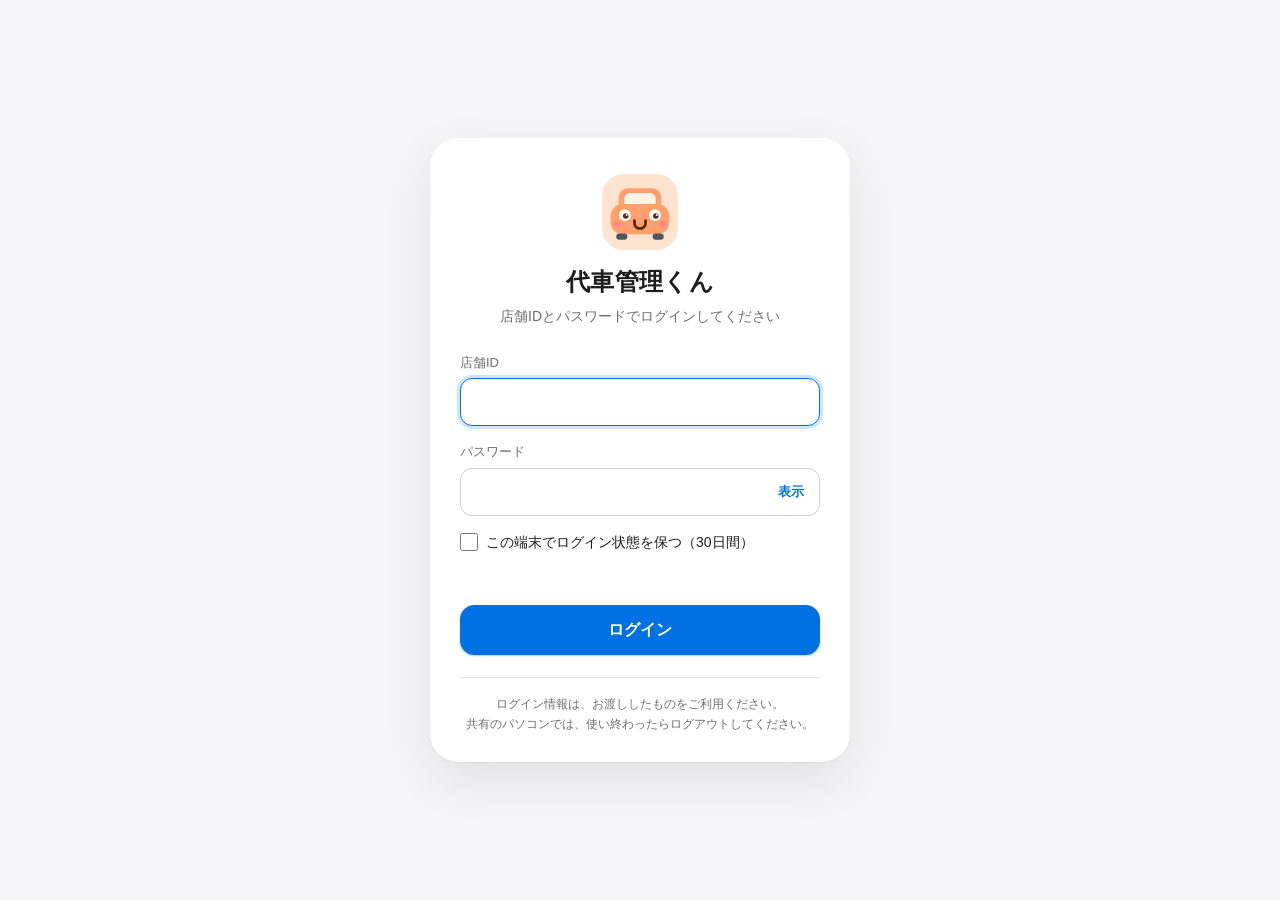
<file: login.html>
<!doctype html>
<html lang="ja">
<head>
<meta charset="utf-8">
<meta name="viewport" content="width=device-width, initial-scale=1, viewport-fit=cover">
<title>ログイン｜代車管理くん</title>
<meta name="robots" content="noindex">
<link rel="icon" href="logo.svg" type="image/svg+xml">
<link rel="apple-touch-icon" href="apple-touch-icon.png">
<link rel="stylesheet" href="style.css">
<style>
  .login-wrap{min-height:100vh;min-height:100dvh;display:grid;place-items:center;
    padding:max(24px,env(safe-area-inset-top,0px)) max(20px,env(safe-area-inset-right,0px)) max(24px,env(safe-area-inset-bottom,0px)) max(20px,env(safe-area-inset-left,0px))}
  .login-card{width:min(420px,100%);background:#fff;border-radius:28px;padding:36px 30px 28px;box-shadow:0 1px 2px rgba(0,0,0,.05),0 18px 50px rgba(0,0,0,.08)}
  .login-head{text-align:center;margin-bottom:26px}
  .login-head img{width:76px;height:76px;border-radius:21px;display:block;margin:0 auto 14px}
  .login-head h1{margin:0;font-size:24px;letter-spacing:.02em}
  .login-head p{margin:6px 0 0;color:var(--sub);font-size:14px;text-wrap:balance}
  .login-note{text-wrap:balance}
  .field{display:flex;flex-direction:column;gap:6px;margin-bottom:16px;font-size:13px;color:var(--sub)}
  .field input{min-height:48px;font-size:16px;border-radius:12px}
  .pw{position:relative}
  .pw input{padding-right:64px}
  .pw button{position:absolute;right:6px;top:6px;height:36px;border:0;background:transparent;color:var(--accent);font-weight:600;font-size:13px;border-radius:8px;cursor:pointer;padding:0 10px}
  .pw button:hover{background:#eef5ff}
  .keep{display:flex;flex-direction:row;align-items:center;gap:8px;color:var(--text);font-size:14px;margin:2px 0 18px;cursor:pointer}
  .keep input{width:18px;height:18px;min-height:0;margin:0}
  .login-btn{width:100%;min-height:50px;font-size:16px;border-radius:14px}
  .login-err{min-height:22px;margin:0 0 12px;color:#c4241a;font-size:13px;line-height:1.5}
  .login-note{margin:22px 0 0;padding-top:16px;border-top:1px solid var(--line);color:var(--sub);font-size:12px;line-height:1.7;text-align:center}
  .login-card.shake{animation:shake .35s}
  @keyframes shake{20%{transform:translateX(-6px)}40%{transform:translateX(6px)}60%{transform:translateX(-4px)}80%{transform:translateX(3px)}}
  @media (prefers-reduced-motion:reduce){.login-card.shake{animation:none}}
</style>
<script src="accounts.js"></script>
<script src="auth.js"></script>
<script>
  // すでにログイン済みなら、そのままアプリへ
  if (window.Auth && Auth.read()) {
    var nx = new URLSearchParams(location.search).get('next') || '';
    location.replace('index.html' + (/^#[a-z]{1,12}$/.test(nx) ? nx : ''));
  }
</script>
</head>
<body>
<main class="login-wrap">
  <form class="login-card" id="loginForm" autocomplete="on" novalidate>
    <div class="login-head">
      <img src="logo.svg" alt="" width="76" height="76">
      <h1>代車管理くん</h1>
      <p>店舗IDとパスワードでログインしてください</p>
    </div>
    <label class="field">店舗ID
      <input id="shop" name="username" type="text" inputmode="text" autocomplete="username" autocapitalize="none" autocorrect="off" spellcheck="false" required autofocus>
    </label>
    <label class="field">パスワード
      <span class="pw">
        <input id="pass" name="password" type="password" autocomplete="current-password" required>
        <button type="button" id="togglePw" aria-label="パスワードを表示" aria-pressed="false">表示</button>
      </span>
    </label>
    <label class="keep"><input type="checkbox" id="keep"> この端末でログイン状態を保つ（30日間）</label>
    <p class="login-err" id="err" role="alert" aria-live="assertive"></p>
    <button class="btn primary login-btn" id="submit" type="submit">ログイン</button>
    <p class="login-note">ログイン情報は、お渡ししたものをご利用ください。<br>共有のパソコンでは、使い終わったらログアウトしてください。</p>
  </form>
</main>
<script>
  (function () {
    var $ = function (id) { return document.getElementById(id); };
    var form = $('loginForm'), err = $('err'), btn = $('submit');
    var MSG = {
      bad: '店舗IDまたはパスワードが違います。',
      locked: '続けて間違えたため、少し待ってからもう一度お試しください。',
      unsupported: 'この環境ではログインを利用できません。ブラウザを更新するか、別のブラウザでお試しください。',
      empty: '店舗IDとパスワードを入力してください。'
    };
    $('togglePw').addEventListener('click', function () {
      var show = $('pass').type === 'password';
      $('pass').type = show ? 'text' : 'password';
      this.textContent = show ? '隠す' : '表示';
      this.setAttribute('aria-pressed', show ? 'true' : 'false');
      this.setAttribute('aria-label', show ? 'パスワードを隠す' : 'パスワードを表示');
    });
    function fail(key) {
      err.textContent = MSG[key];
      form.classList.remove('shake'); void form.offsetWidth; form.classList.add('shake');
      $('pass').focus(); $('pass').select();
    }
    form.addEventListener('submit', function (e) {
      e.preventDefault();
      err.textContent = '';
      if (!$('shop').value.trim() || !$('pass').value) { fail('empty'); return; }
      btn.disabled = true; btn.textContent = '確認しています…';
      Auth.login($('shop').value, $('pass').value, $('keep').checked).then(function (r) {
        if (r === 'ok') {
          var next = new URLSearchParams(location.search).get('next') || '';
          location.replace('index.html' + (/^#[a-z]{1,12}$/.test(next) ? next : ''));
        } else { btn.disabled = false; btn.textContent = 'ログイン'; fail(r); }
      });
    });
    if (Auth.lockedMs() > 0) err.textContent = MSG.locked;
  })();
</script>
</body>
</html>
</file>
<file: style.css>
:root{
  --bg:#f5f5f7; --card:#fff; --text:#1d1d1f; --sub:#6e6e73; --line:#e5e5ea; --accent:#0071e3; --hover:#f2f2f5;
  --rent:#cfe8ff; --rent-t:#0b4f8f;
  --resv:#d9f2dd; --resv-t:#1d6b2f;
  --late:#ffd4d1; --late-t:#a1180f;
  --done:#ececf0; --done-t:#6e6e73;
  --tbd:#ffe9c2; --tbd-t:#8a5200;
  --corp:#e6dcfa; --corp-t:#52309a;
  --ng:#c9c9cf; --ng-t:#3a3a3c;
  --radius:20px; --vw:210px; --gutter:24px;
  --safe-b:env(safe-area-inset-bottom,0px);
}
*{box-sizing:border-box;-webkit-tap-highlight-color:transparent}
[hidden]{display:none!important}
html{color-scheme:light}
body{margin:0;background:var(--bg);color:var(--text);
  font-family:-apple-system,BlinkMacSystemFont,"Hiragino Sans","Hiragino Kaku Gothic ProN","Noto Sans JP",sans-serif;font-size:14px;line-height:1.5}
:focus-visible{outline:2px solid var(--accent);outline-offset:2px}
button{font:inherit}

/* ---- ヘッダー / ナビ ---- */
.topbar{position:sticky;top:0;z-index:20;display:flex;align-items:center;gap:16px;
  padding:10px max(var(--gutter),env(safe-area-inset-left,0px)) 10px max(var(--gutter),env(safe-area-inset-right,0px));
  background:rgba(255,255,255,.8);backdrop-filter:saturate(180%) blur(20px);-webkit-backdrop-filter:saturate(180%) blur(20px);
  border-bottom:1px solid var(--line)}
.brand{display:flex;align-items:center;gap:10px;font-weight:700;font-size:17px;white-space:nowrap;line-height:1.25}
.brand .logo{width:36px;height:36px;flex:none;display:block}
.brand small{display:block;font-weight:400;font-size:11px;color:var(--sub);line-height:1.2}
.seg{display:flex;background:#e9e9ee;border-radius:10px;padding:2px;gap:2px;margin:0 auto}
.seg button{border:0;background:transparent;padding:6px 14px;border-radius:8px;cursor:pointer;color:var(--text);white-space:nowrap}
.seg button.on{background:#fff;box-shadow:0 1px 3px rgba(0,0,0,.15);font-weight:600}
.seg .s{display:none}
main{padding:24px var(--gutter);max-width:1500px;margin:0 auto}
h2{margin:0;font-size:20px}
h3{margin:0 0 10px;font-size:15px}
.card{background:var(--card);border-radius:var(--radius);padding:18px 20px;box-shadow:0 1px 2px rgba(0,0,0,.04);min-width:0}
.cards{display:grid;grid-template-columns:repeat(auto-fit,minmax(150px,1fr));gap:14px;margin-bottom:18px}
.stat .n{font-size:34px;font-weight:700;line-height:1.1;font-variant-numeric:tabular-nums}
.stat .l{color:var(--sub);margin-top:4px}
.stat.alert{background:#fff0ef}
.stat.alert .n{color:#c00}
.cols{display:grid;grid-template-columns:repeat(auto-fit,minmax(min(340px,100%),1fr));gap:18px}

/* ---- 部品 ---- */
/* ボタン: 通常 / 主要(.primary) / 淡色(.tonal) / 削除(.danger) / 小(.sm) / 正方形(.icon) */
.btn{display:inline-flex;align-items:center;justify-content:center;gap:6px;border:1px solid #d8d8de;background:#fff;color:var(--text);
  border-radius:10px;padding:0 14px;min-height:36px;font-weight:500;line-height:1;cursor:pointer;white-space:nowrap;
  box-shadow:0 1px 1px rgba(0,0,0,.04);transition:background-color .12s,border-color .12s,box-shadow .12s,transform .06s}
.btn:hover{background:#f4f4f7;border-color:#c9c9d0}
.btn:active{transform:scale(.97);background:#ebebef}
.btn:disabled{opacity:.45;cursor:not-allowed;transform:none}
.btn.primary{background:var(--accent);border-color:var(--accent);color:#fff;font-weight:600;box-shadow:0 1px 2px rgba(0,113,227,.35)}
.btn.primary:hover{background:#0a7cf0;border-color:#0a7cf0}
.btn.primary:active{background:#0062c4;border-color:#0062c4}
.btn.tonal{background:#e8f1fd;border-color:transparent;color:#0062c4;box-shadow:none}
.btn.tonal:hover{background:#d9e8fb}
.btn.tonal:active{background:#c9ddf8}
.btn.danger{background:#fff;border-color:#f0c4c0;color:#c4241a}
.btn.danger:hover{background:#fff0ef;border-color:#e6a8a3}
.btn.danger:active{background:#ffe1de}
.btn.sm{padding:0 11px;font-size:12px;min-height:28px;border-radius:8px}
.btn.icon{width:36px;padding:0;font-size:18px}
.toolbar{display:flex;align-items:center;gap:10px;flex-wrap:wrap;margin-bottom:14px}
.spacer{flex:1}
.chips{display:flex;gap:6px;flex-wrap:wrap}
.chip{border:1px solid #d8d8de;background:#fff;color:var(--text);border-radius:999px;padding:5px 13px;cursor:pointer;font-size:13px;line-height:1.2;transition:background-color .12s,transform .06s}
.chip:hover{background:#f4f4f7}
.chip:active{transform:scale(.96)}
.chip.on{background:var(--text);color:#fff;border-color:var(--text)}
.chip.on:hover{background:#000}
input,select,textarea{font:inherit;padding:7px 10px;border:1px solid #d2d2d7;border-radius:10px;background:#fff;color:var(--text);width:100%;min-height:36px}
input:focus,select:focus,textarea:focus{outline:none;border-color:var(--accent);box-shadow:0 0 0 3px rgba(0,113,227,.18)}
select{appearance:none;-webkit-appearance:none;padding-left:12px;padding-right:44px;cursor:pointer;
  background:#fff url("data:image/svg+xml;utf8,<svg xmlns='http://www.w3.org/2000/svg' width='12' height='8' viewBox='0 0 12 8'><path d='M1 1.5l5 5 5-5' fill='none' stroke='%236e6e73' stroke-width='1.6' stroke-linecap='round' stroke-linejoin='round'/></svg>") no-repeat right 16px center/12px 8px}
.btn:focus-visible,.chip:focus-visible{outline:2px solid var(--accent);outline-offset:2px}
.toolbar input,.toolbar select{width:auto}
label{display:flex;flex-direction:column;gap:4px;color:var(--sub);font-size:12px;min-width:0}
label.inline,.checks label{flex-direction:row;align-items:center;gap:8px;color:var(--text);font-size:13px}
label.inline input,.checks input{width:auto;min-height:0}
.checks{display:flex;gap:6px 18px;margin:12px 0;flex-wrap:wrap}
.grid2{display:grid;grid-template-columns:1fr 1fr;gap:12px}
.grid3{display:grid;grid-template-columns:repeat(3,1fr);gap:12px}
.presets{display:flex;gap:6px;flex-wrap:wrap;margin:8px 0 0;align-items:center;font-size:12px;color:var(--sub)}

table{border-collapse:collapse;width:100%}
th,td{padding:8px 10px;text-align:left;border-bottom:1px solid var(--line);white-space:nowrap}
th{color:var(--sub);font-weight:500;font-size:12px}
th.sortable{cursor:pointer;user-select:none}
th.sortable:hover,th.sorted{color:var(--text)}
th.sorted{font-weight:700}
.sortbar{display:none;gap:8px;flex:1 1 100%}
.sortbar select{flex:1}
tr.conflict td{background:#fff0ef}
tr.click{cursor:pointer}
tr.click:hover td{background:#f7f7fa}
.scroll{overflow-x:auto}
.badge{display:inline-block;padding:2px 9px;border-radius:999px;font-size:12px;font-weight:600;white-space:nowrap}
.cat-代車{background:#dbeafe;color:#1e4fa0}
.cat-レンタカー{background:#ffe4cc;color:#9a4a00}
.s-rent{background:var(--rent);color:var(--rent-t)}
.s-resv{background:var(--resv);color:var(--resv-t)}
.s-late{background:var(--late);color:var(--late-t)}
.s-done{background:var(--done);color:var(--done-t)}
.s-tbd{background:var(--tbd);color:var(--tbd-t)}
.s-corp{background:var(--corp);color:var(--corp-t)}
.s-ng{background:var(--ng);color:var(--ng-t)}
.s-cancel{background:#fff;color:#999;text-decoration:line-through;border:1px solid var(--line)}
.s-prep{background:repeating-linear-gradient(45deg,#f3f3f6,#f3f3f6 4px,#e8e8ed 4px,#e8e8ed 8px);color:var(--sub)}

/* ---- ボード（分単位の棒） ---- */
.board{overflow:auto;border-radius:var(--radius);background:#fff;max-height:calc(100vh - 190px);-webkit-overflow-scrolling:touch;--rh:56px}
.bi{position:relative}
.row{display:flex;border-bottom:1px solid #ececf0;min-height:var(--rh)}
.row:last-child{border-bottom:0}
.row .veh{flex:none;width:var(--vw);position:sticky;left:0;z-index:5;background:#fff;padding:6px 10px;border-right:1px solid var(--line);cursor:pointer;display:flex;flex-direction:column;justify-content:center}
.row .veh .nm{font-weight:600}
.row .veh .pl{color:var(--sub);font-size:12px}
.row.head{position:sticky;top:0;z-index:6;background:#fff;min-height:38px;border-bottom:1px solid var(--line)}
.row.head .veh{color:var(--sub);font-size:12px;cursor:default;padding-top:0;padding-bottom:0}
.track{position:relative;flex:1;min-width:0;cursor:pointer;
  background-image:
    repeating-linear-gradient(to right,transparent 0,transparent calc(100% / var(--n) - 1px),#e6e6ec calc(100% / var(--n) - 1px),#e6e6ec calc(100% / var(--n))),
    repeating-linear-gradient(to right,transparent 0,transparent calc(100% / var(--m) - 1px),#f3f3f6 calc(100% / var(--m) - 1px),#f3f3f6 calc(100% / var(--m)))}
.track:hover{background-color:#fafcff}
.scale{position:relative;flex:1;min-width:0;display:flex}
.scale .tick{position:absolute;top:0;bottom:0;padding:11px 0 0 5px;font-size:12px;color:var(--sub);border-left:1px solid #e6e6ec;font-variant-numeric:tabular-nums}
.scale .tick.today{color:var(--accent);font-weight:700}
.scale .dh{flex:1;text-align:center;padding:5px 0;font-size:12px;border-left:1px solid #e6e6ec;line-height:1.25;font-variant-numeric:tabular-nums}
.dh small{display:block;font-size:10px;color:var(--sub)}
.dh.wk,.dh.wk small{color:#c0392b}
.dh.today{background:#eef5ff;color:var(--accent);font-weight:700}
.shade{position:absolute;top:0;bottom:0;pointer-events:none}
.shade.wk{background:rgba(0,0,0,.028)}
.shade.tcol{background:rgba(0,113,227,.06)}
.nowline{position:absolute;top:0;bottom:0;width:2px;margin-left:-1px;background:#ff3b30;z-index:4;pointer-events:none}
.scale .nowline::before{content:"";position:absolute;top:0;left:-3px;width:8px;height:8px;border-radius:50%;background:#ff3b30}

.bar{position:absolute;display:flex;align-items:center;gap:6px;padding:0 10px 0 8px;border-radius:10px;font-size:12px;overflow:hidden;z-index:2;
  box-shadow:inset 0 0 0 1px rgba(0,0,0,.06);container-type:inline-size;cursor:grab;min-width:18px;user-select:none;touch-action:pan-x pan-y}
.bar b{flex:none;width:20px;height:20px;border-radius:6px;background:rgba(255,255,255,.7);display:inline-flex;align-items:center;justify-content:center;font-size:11px}
.bar .t{font-weight:600;white-space:nowrap;overflow:hidden;text-overflow:ellipsis;min-width:0}
.bar .tm{margin-left:auto;font-size:11px;opacity:.75;white-space:nowrap;font-variant-numeric:tabular-nums}
@container (max-width:180px){.tm{display:none}}
@container (max-width:72px){.t{display:none}}
@container (max-width:36px){b{display:none}}
.bar.cl{border-top-left-radius:0;border-bottom-left-radius:0}
.bar.cr{border-top-right-radius:0;border-bottom-right-radius:0}
.bar.lock{cursor:pointer;opacity:.8}
.bar.prep{z-index:1;pointer-events:none;top:7px;bottom:7px;justify-content:center;font-size:11px;font-weight:500;cursor:default;padding:0}
.bar .h{position:absolute;top:0;bottom:0;width:8px;cursor:ew-resize;z-index:3}
.bar .hl{left:0}
.bar .hr{right:0}
.bar.drag{box-shadow:0 6px 18px rgba(0,0,0,.28);z-index:8;cursor:grabbing;opacity:.95}
.bar.ghost{top:7px;bottom:7px;background:rgba(0,113,227,.18);border:2px dashed var(--accent);z-index:7;pointer-events:none;box-shadow:none}
.bar:focus-visible{outline:2px solid var(--accent);outline-offset:1px}
body.dragging{user-select:none;cursor:grabbing}
.hint.touch-hint{display:none}
.board,.board *{-webkit-touch-callout:none;-webkit-user-select:none;user-select:none}
.bar{cursor:pointer}
@media (hover:hover) and (pointer:fine){.bar{cursor:grab}.bar.lock{cursor:pointer}}
.bar .h{width:12px}
.toast-btn{margin-left:10px;border:0;background:transparent;color:#7db8ff;font-weight:700;cursor:pointer;padding:0}

/* ---- ボード表示（大画面）モード ---- */
.tvbtn{white-space:nowrap}
body.tv .topbar{display:none}
body.tv main{max-width:none;padding:14px 24px}
body.tv .board{max-height:calc(100vh - 150px);--rh:clamp(64px,calc((100vh - 230px) / var(--rows)),120px)}
body.tv .row .veh .nm{font-size:18px}
body.tv .row .veh .pl{font-size:14px}
body.tv .bar{font-size:16px;border-radius:12px}
body.tv .bar b{width:28px;height:28px;font-size:15px}
body.tv .bar .tm{font-size:14px}
body.tv .scale .tick,body.tv .scale .dh{font-size:15px}
body.tv .row.head{min-height:46px}
body.tv .scale .tick{padding-top:14px}
.tvbar{display:flex;align-items:center;gap:22px;margin-bottom:14px;flex-wrap:wrap}
.tvbar .clock b{font-size:48px;font-variant-numeric:tabular-nums;line-height:1;display:block}
.tvbar .clock span{color:var(--sub)}
.tvstats{display:flex;gap:22px}
.tvstats span{color:var(--sub)}
.tvstats b{font-size:34px;color:var(--text);margin-right:5px;font-variant-numeric:tabular-nums}
.tvstats .late b{color:#c00}
.legend{display:flex;gap:8px;flex-wrap:wrap;margin-top:12px}
.warn{background:#fff4e5;border:1px solid #ffd59a;color:#7a4a00;border-radius:10px;padding:8px 12px;margin-top:10px;font-size:13px}
.warn.err{background:#ffeceb;border-color:#ffc4c0;color:#a1180f}
.muted{color:var(--sub)}
.red{color:#c00;font-weight:600}
.hint{color:var(--sub);font-size:12px}
ul.list{list-style:none;margin:0;padding:0}
ul.list li{display:flex;gap:10px;align-items:center;padding:9px 0;border-bottom:1px solid var(--line);min-width:0}
ul.list li:last-child{border:0}
ul.list li.click{cursor:pointer}
ul.list .grow{flex:1;min-width:0;overflow:hidden;text-overflow:ellipsis;white-space:nowrap}
#vehHistList{max-height:240px;overflow:auto}
.badge.oil-over{background:var(--late);color:var(--late-t)}
.badge.oil-soon{background:var(--tbd);color:var(--tbd-t)}
ul.list li.oil{flex-wrap:wrap;row-gap:2px}
ul.list li.oil .detail{flex:1 1 100%;font-size:12px}
.badge.ins{background:#e6dcfa;color:#52309a}
.oilrow{display:flex;gap:4px;flex-wrap:wrap;margin-top:3px}
.oilrow .badge{font-size:10px;padding:1px 7px}
.stat.warn-card{background:#fff4e5}
.stat.warn-card .n{color:#8a5200}
fieldset.oil{border:1px solid var(--line);border-radius:14px;margin:14px 0 10px;padding:10px 14px 12px}
fieldset.oil legend{padding:0 6px;font-weight:600;font-size:13px}
.oil-act{display:flex;align-items:flex-end}
fieldset.oil .hint{margin-top:8px}
.empty-note{color:var(--sub);padding:8px 0}

/* ---- ダイアログ ---- */
dialog{border:0;border-radius:var(--radius);padding:24px;width:min(640px,94vw);max-height:94vh;box-shadow:0 20px 60px rgba(0,0,0,.3);color:var(--text);background:#fff}
dialog::backdrop{background:rgba(0,0,0,.35);backdrop-filter:blur(3px)}
.dlg-actions{display:flex;gap:8px;margin-top:18px;align-items:center}
#toast{position:fixed;left:50%;bottom:calc(28px + var(--safe-b));transform:translateX(-50%);background:#1d1d1f;color:#fff;padding:10px 18px;border-radius:12px;z-index:100;max-width:90vw}

/* ---- タブレット ---- */
@media (max-width:1000px){
  .seg button{padding:6px 11px}
  .brand small{display:none}
  .seg .l{display:none}.seg .s{display:inline}
  .tvbtn{display:none}
}

/* ---- スマホ ---- */
@media (max-width:760px){
  :root{--vw:112px;--gutter:14px}
  body{font-size:15px}
  main{padding-top:14px;padding-bottom:calc(84px + var(--safe-b))}
  .topbar{padding-top:8px;padding-bottom:8px;justify-content:space-between;background:#fff;backdrop-filter:none;-webkit-backdrop-filter:none}
  .topbar .btn.primary{padding:8px 14px;min-height:40px}
  /* 下部タブバー */
  .seg{position:fixed;left:0;right:0;bottom:0;margin:0;border-radius:0;padding:6px 6px calc(6px + var(--safe-b));gap:0;
    background:rgba(255,255,255,.92);backdrop-filter:blur(20px);-webkit-backdrop-filter:blur(20px);border-top:1px solid var(--line);z-index:30}
  .seg button{flex:1;padding:8px 2px;font-size:11px;border-radius:10px;min-height:44px}
  .seg button.on{box-shadow:none;background:#e8f1fd;color:var(--accent)}
  .seg .l{display:none}.seg .s{display:inline}
  h2{font-size:18px}
  .card{padding:14px 14px;border-radius:16px}
  .cards{grid-template-columns:1fr 1fr;gap:10px}
  .stat .n{font-size:28px}
  .toolbar{gap:8px}
  .toolbar input,.toolbar select{flex:1;min-width:0}
  .toolbar #fq{flex:1 1 100%;max-width:none!important}
  .toolbar #fst,.toolbar #fveh{flex:1 1 100%}
  .sortbar{display:flex}
  .btn,input,select,textarea{min-height:44px;font-size:16px}
  .btn.sm{min-height:36px;font-size:13px}
  .btn.icon{width:44px}
  .grid2,.grid3{grid-template-columns:1fr}
  .tvbtn{display:none}
  #toast{bottom:calc(76px + var(--safe-b))}
  .board{max-height:calc(100vh - 250px);border-radius:14px;--rh:52px}
  .row .veh{padding:4px 6px}
  .row .veh .nm{font-size:13px;line-height:1.25}
  .row .veh .pl{font-size:10px}
  .row .veh .badge{font-size:10px;padding:1px 6px}
  .bar{padding:0 6px 0 5px;gap:4px;font-size:11px;border-radius:8px}
  .bar b{width:18px;height:18px}
  .hint{display:none}
  .hint.touch-hint{display:block;flex:1 1 100%}
  /* 表をカード化 */
  table.stack{display:block}
  .stack thead{display:none}
  .stack tbody{display:block}
  .stack tr{display:block;border:1px solid var(--line);border-radius:14px;margin:0 0 10px;padding:8px 12px;background:#fff}
  .stack td{display:flex;gap:10px;border:0;padding:3px 0;white-space:normal;align-items:baseline}
  .stack td::before{content:attr(data-label);color:var(--sub);font-size:12px;min-width:56px;flex:none}
  .stack td:empty{display:none}
  .stack tr.conflict{background:#fff0ef;border-color:#ffc4c0}
  .stack tr.conflict td{background:transparent}
  .scroll.cardwrap{background:transparent!important;box-shadow:none!important;padding:0!important}
  /* シート型ダイアログ */
  dialog{width:100vw;max-width:100vw;max-height:92vh;margin:auto 0 0;border-radius:22px 22px 0 0;padding:20px 16px calc(16px + var(--safe-b))}
  .dlg-actions{position:sticky;bottom:0;background:#fff;padding-top:10px}
}
@media (prefers-reduced-motion:no-preference){
  dialog[open]{animation:pop .18s ease-out}
  @keyframes pop{from{opacity:0;transform:translateY(10px)}to{opacity:1;transform:none}}
}

/* ---- 動き（動きを減らす設定のときは無効） ---- */
tr.click td,ul.list li.click,.row .veh,.track,.seg button{transition:background-color .14s,color .14s}
ul.list li.click:hover{background:#f7f7fa}
@media (prefers-reduced-motion:no-preference){
  main.enter{animation:viewIn .26s ease-out both}
  main.enter .cards>.card,main.enter .cols>.card{animation:cardIn .42s cubic-bezier(.2,.7,.2,1) both;animation-delay:var(--d,0ms)}
  main.enter .cards>.card:nth-child(2),main.enter .cols>.card:nth-child(2){--d:45ms}
  main.enter .cards>.card:nth-child(3),main.enter .cols>.card:nth-child(3){--d:90ms}
  main.enter .cards>.card:nth-child(4),main.enter .cols>.card:nth-child(4){--d:135ms}
  main.enter .cards>.card:nth-child(5),main.enter .cols>.card:nth-child(5){--d:180ms}
  main.enter .cards>.card:nth-child(6),main.enter .cols>.card:nth-child(6){--d:225ms}
  main.enter .cols>.card:nth-child(7){--d:270ms}
  main.enter .stack tbody tr{animation:cardIn .35s ease-out both}
  main.enter .stack tbody tr:nth-child(n+2){animation-delay:30ms}
  main.enter .stack tbody tr:nth-child(n+4){animation-delay:60ms}
  main.enter .stack tbody tr:nth-child(n+7){animation-delay:90ms}
  main.enter .board .bar:not(.prep){transform-origin:left center;animation:barIn .38s cubic-bezier(.2,.7,.2,1) both;animation-delay:calc(var(--i,0) * 40ms + 80ms)}
  .flash:not(tr){animation:flash 1.1s ease-out}
  tr.flash td{animation:rowFlash 1.2s ease-out}
  #toast:not([hidden]){animation:toastIn .24s ease-out}
  dialog[open]::backdrop{animation:fade .2s ease-out}
  .scale .nowline::before{animation:pulse 2.4s ease-out infinite}
  @keyframes viewIn{from{opacity:0;transform:translateY(8px)}to{opacity:1;transform:none}}
  @keyframes cardIn{from{opacity:0;transform:translateY(12px)}to{opacity:1;transform:none}}
  @keyframes barIn{from{opacity:0;transform:scaleX(.55) translateY(4px)}to{opacity:1;transform:none}}
  @keyframes flash{0%{box-shadow:0 0 0 0 rgba(0,113,227,.6)}60%{box-shadow:0 0 0 9px rgba(0,113,227,0)}100%{box-shadow:inset 0 0 0 1px rgba(0,0,0,.06)}}
  @keyframes rowFlash{0%{background:#d6e8ff}100%{background:transparent}}
  @keyframes toastIn{from{opacity:0;transform:translate(-50%,12px)}to{opacity:1;transform:translate(-50%,0)}}
  @keyframes fade{from{opacity:0}to{opacity:1}}
  @keyframes pulse{0%{box-shadow:0 0 0 0 rgba(255,59,48,.55)}70%,100%{box-shadow:0 0 0 8px rgba(255,59,48,0)}}
}

/* ---- 長押しの動き（持ち上がる・波紋） ---- */
.hold-ring,.hold-pop{position:absolute;width:44px;height:44px;margin:-22px 0 0 -22px;border-radius:50%;pointer-events:none;z-index:9}
.hold-ring{border:3px solid rgba(0,113,227,.55);background:rgba(0,113,227,.10)}
.hold-pop{border:3px solid rgba(0,113,227,.7);background:rgba(0,113,227,.18)}
body.dragging .bar:not(.drag):not(.ghost):not(.prep){opacity:.55;transition:opacity .15s}
@media (prefers-reduced-motion:no-preference){
  .bar.pressing{animation:pressIn .38s ease-out forwards}
  .bar.drag{animation:lift .24s cubic-bezier(.3,1.7,.5,1) forwards}
  .hold-ring{animation:ringGrow .38s linear forwards}
  .hold-pop{animation:ringPop .55s ease-out forwards}
  @keyframes pressIn{from{transform:scale(1);filter:none}to{transform:scale(.965);filter:brightness(.94)}}
  @keyframes lift{0%{transform:scale(.965)}100%{transform:scale(1.05)}}
  @keyframes ringGrow{from{transform:scale(.25);opacity:.2}to{transform:scale(1);opacity:1}}
  @keyframes ringPop{from{transform:scale(.8);opacity:1}to{transform:scale(2.2);opacity:0}}
}
@media (prefers-reduced-motion:reduce){
  .bar.pressing{filter:brightness(.94)}
  .bar.drag{transform:scale(1.03)}
}

/* ---- 持ち上がった感じ（PC・スマホ共通） ---- */
.bar.drag{box-shadow:0 18px 34px rgba(0,0,0,.30),0 4px 10px rgba(0,0,0,.18);transform:scale(1.06) rotate(var(--rot,0deg));transition:transform .12s ease-out;z-index:9;opacity:1}
@media (hover:hover) and (pointer:fine){
  .bar:not(.lock):not(.drag):not(.prep):hover{transform:translateY(-1px);box-shadow:0 5px 12px rgba(0,0,0,.16);transition:transform .12s ease-out,box-shadow .12s ease-out}
}
@media (prefers-reduced-motion:no-preference){
  .bar.drag{animation:lift2 .26s cubic-bezier(.3,1.7,.5,1)}
  @keyframes lift2{
    0%{transform:scale(.97);box-shadow:0 1px 2px rgba(0,0,0,.10)}
    100%{transform:scale(1.06) rotate(0deg);box-shadow:0 18px 34px rgba(0,0,0,.30),0 4px 10px rgba(0,0,0,.18)}
  }
  @keyframes flash{
    0%{transform:scale(1.06) rotate(-1deg);box-shadow:0 14px 26px rgba(0,0,0,.26)}
    55%{transform:scale(.99);box-shadow:0 0 0 8px rgba(0,113,227,.25)}
    100%{transform:none;box-shadow:inset 0 0 0 1px rgba(0,0,0,.06)}
  }
}
@media (prefers-reduced-motion:reduce){
  .bar.drag{transform:scale(1.03)}
}

/* ---- 動きを絞り、「持ち上げ」を分かりやすく（最終調整） ---- */
main.enter,main.enter *{animation:none!important}
.scale .nowline::before{animation:none!important}
.bar.slot{background:rgba(0,0,0,.035);border:2px dashed rgba(0,0,0,.28);box-shadow:none;z-index:1;pointer-events:none;opacity:1!important;animation:none!important;transform:none!important}
body.dragging .bar:not(.drag):not(.ghost):not(.prep):not(.slot){opacity:.5}
.bar.drag{
  transform:translateY(var(--lift-y,0px)) scale(1.07);
  box-shadow:0 22px 40px rgba(0,0,0,.34),0 6px 12px rgba(0,0,0,.20);
  z-index:9;opacity:1;cursor:grabbing;
  transition:transform .14s ease-out,box-shadow .14s ease-out}
.bar.drag.touch{--lift-y:-16px}
@media (prefers-reduced-motion:no-preference){
  .bar.drag{animation:lift3 .2s ease-out}
  @keyframes lift3{
    0%{transform:translateY(0) scale(1);box-shadow:0 1px 2px rgba(0,0,0,.10)}
    100%{transform:translateY(var(--lift-y,0px)) scale(1.07);box-shadow:0 22px 40px rgba(0,0,0,.34),0 6px 12px rgba(0,0,0,.20)}
  }
  .flash:not(tr){animation:flash .4s ease-out}
  @keyframes flash{
    0%{transform:scale(1.05);box-shadow:0 12px 22px rgba(0,0,0,.22)}
    100%{transform:none;box-shadow:inset 0 0 0 1px rgba(0,0,0,.06)}
  }
}
@media (prefers-reduced-motion:reduce){
  .bar.drag{transform:translateY(var(--lift-y,0px)) scale(1.04)}
}

/* ---- 用件（なぜ貸し出しているか） ---- */
.bar .why{flex:0 1 auto;min-width:0;max-width:46%;overflow:hidden;text-overflow:ellipsis;white-space:nowrap;
  background:rgba(255,255,255,.62);border-radius:999px;padding:1px 9px;font-size:11px;font-weight:600;line-height:1.5}
.bar .t{flex:0 1 auto}
@container (max-width:300px){.bar.has-why .tm{display:none}}
@container (max-width:150px){.why{display:none}}
body.tv .bar .why{font-size:13px;padding:2px 11px}
.why-tag{display:inline-block;background:#f0f0f4;color:var(--sub);border-radius:999px;padding:0 8px;font-size:11px;font-weight:600;vertical-align:1px}

/* ---- 登録・更新・削除の通知（元に戻すボタン付き） ---- */
#toast{display:flex;align-items:center;gap:14px;padding:12px 14px 12px 18px;min-width:min(340px,92vw);box-shadow:0 10px 30px rgba(0,0,0,.3)}
#toast[hidden]{display:none}
#toast .tbody{min-width:0;flex:1}
#toast .tt{font-weight:700;font-size:15px;margin-bottom:2px}
#toast.rich .tt{color:#8ee6a8}
#toast .tmsg{font-size:13px;opacity:.92;overflow-wrap:anywhere}
#toast .toast-btn{margin:0;flex:none;border:1px solid rgba(255,255,255,.35);background:rgba(255,255,255,.12);color:#fff;border-radius:999px;padding:8px 16px;min-height:36px;font-weight:700;font-size:13px;cursor:pointer;white-space:nowrap}
#toast .toast-btn:hover{background:rgba(255,255,255,.22)}
#toast .toast-btn:active{background:rgba(255,255,255,.3)}

/* ---- マウスを重ねたときの詳細カード ---- */
#tip{position:fixed;z-index:200;pointer-events:none;width:max-content;max-width:min(340px,calc(100vw - 16px));
  background:#fff;color:var(--text);border-radius:14px;padding:12px 14px 10px;font-size:13px;line-height:1.55;
  box-shadow:0 0 0 1px rgba(0,0,0,.06),0 12px 32px rgba(0,0,0,.2)}
#tip[hidden]{display:none}
#tip .tip-h{display:flex;align-items:center;gap:8px;flex-wrap:wrap;margin-bottom:8px}
#tip .tip-who{font-size:15px}
#tip .tip-b{display:grid;grid-template-columns:auto 1fr;gap:4px 12px;margin:0}
#tip dt{color:var(--sub);font-size:12px;white-space:nowrap;padding-top:1px}
#tip dd{margin:0;min-width:0;overflow-wrap:anywhere}
#tip .tip-w{margin-top:8px;padding:5px 9px;background:#fff0ef;color:#a1180f;border-radius:8px;font-size:12px;font-weight:600}
#tip .tip-f{margin-top:9px;padding-top:7px;border-top:1px solid var(--line);color:var(--sub);font-size:11px}
@media (prefers-reduced-motion:no-preference){#tip:not([hidden]){animation:tipIn .1s ease-out}@keyframes tipIn{from{opacity:0;transform:translateY(3px)}to{opacity:1;transform:none}}}
@media (hover:none){#tip{display:none!important}}
</file>
